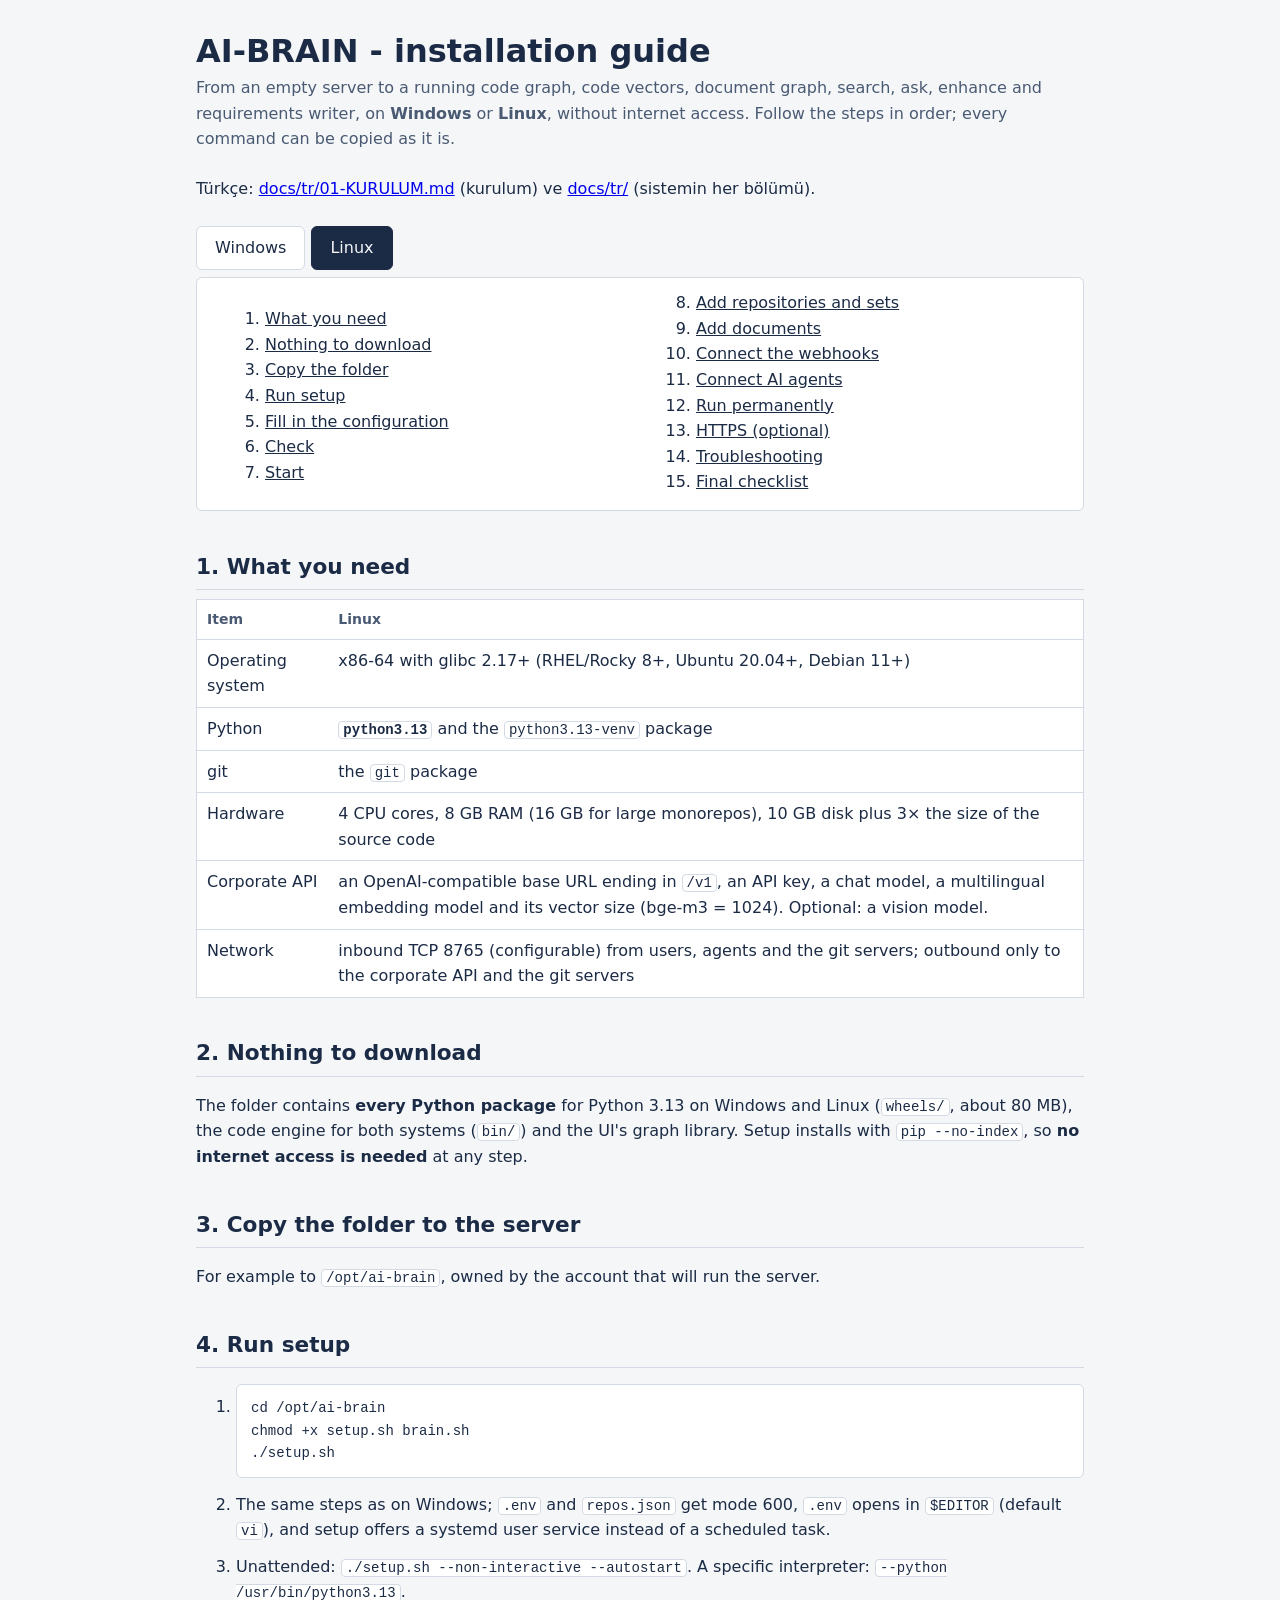
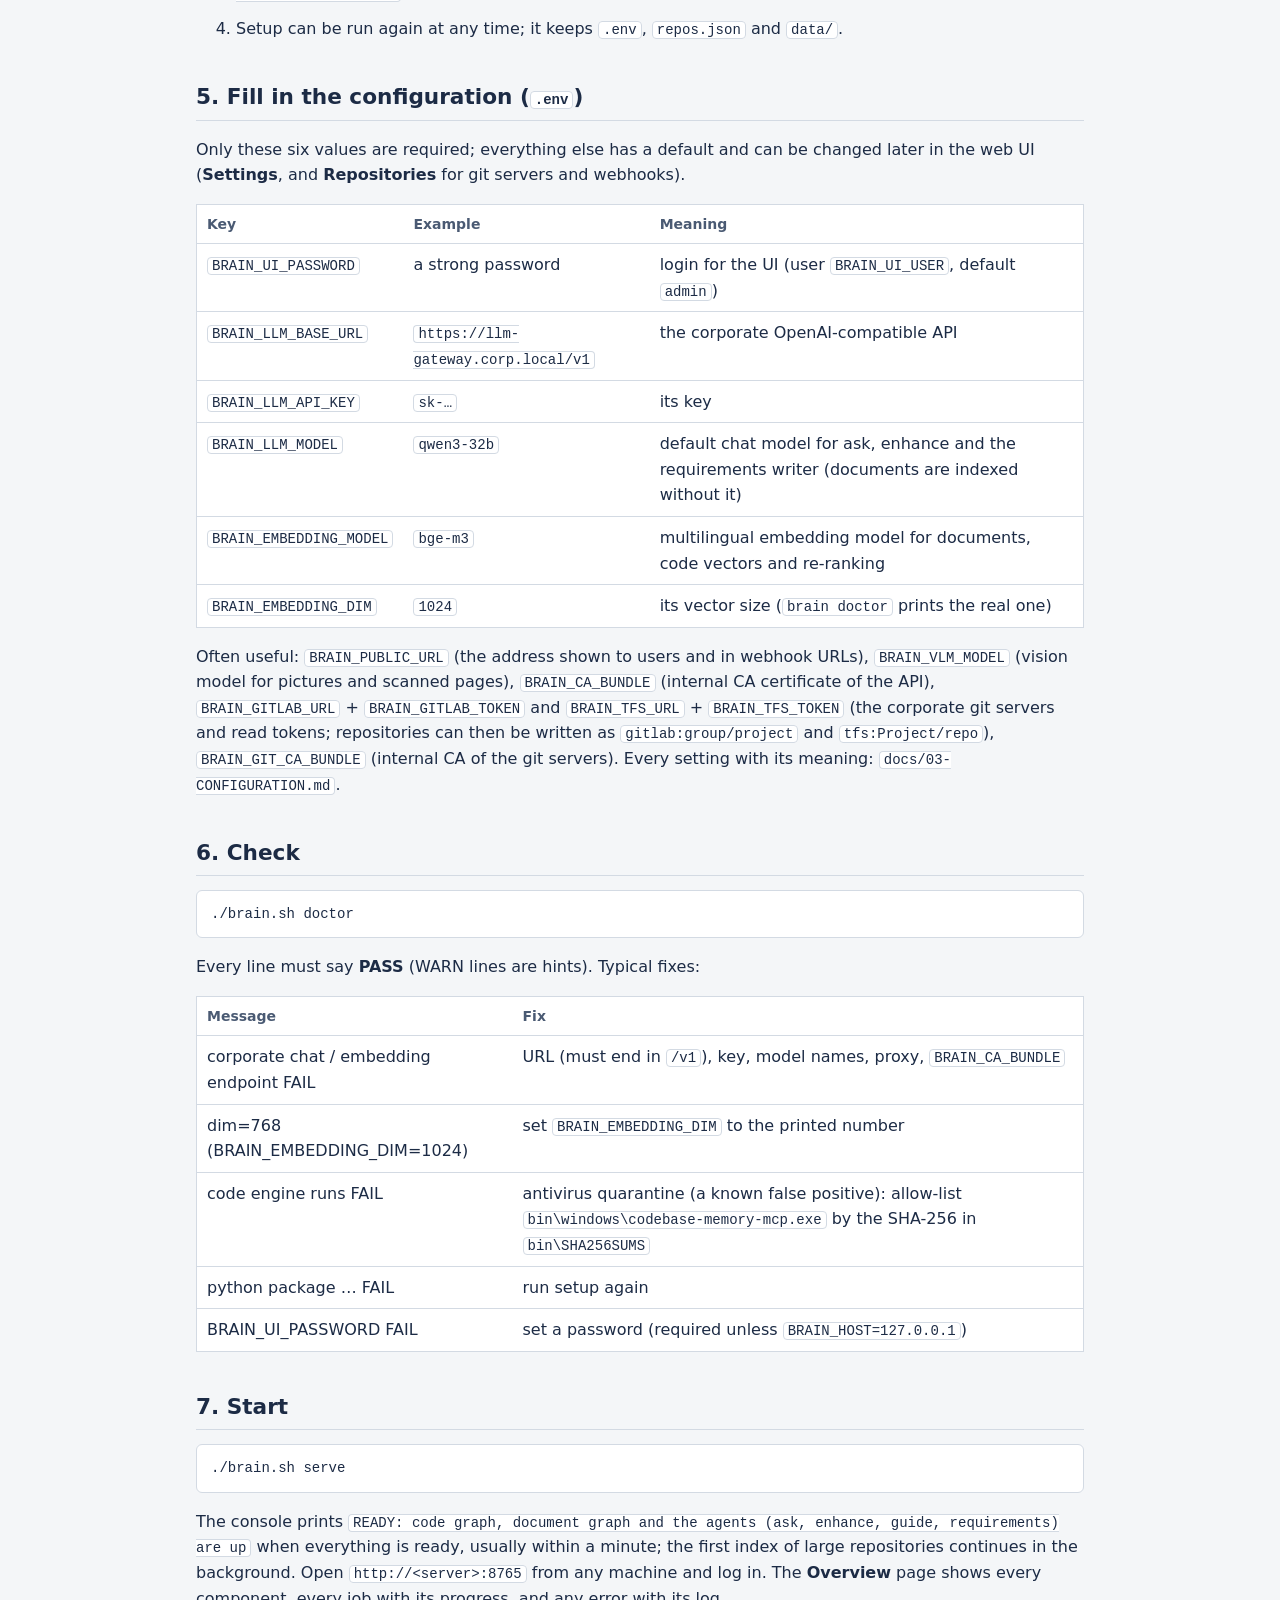
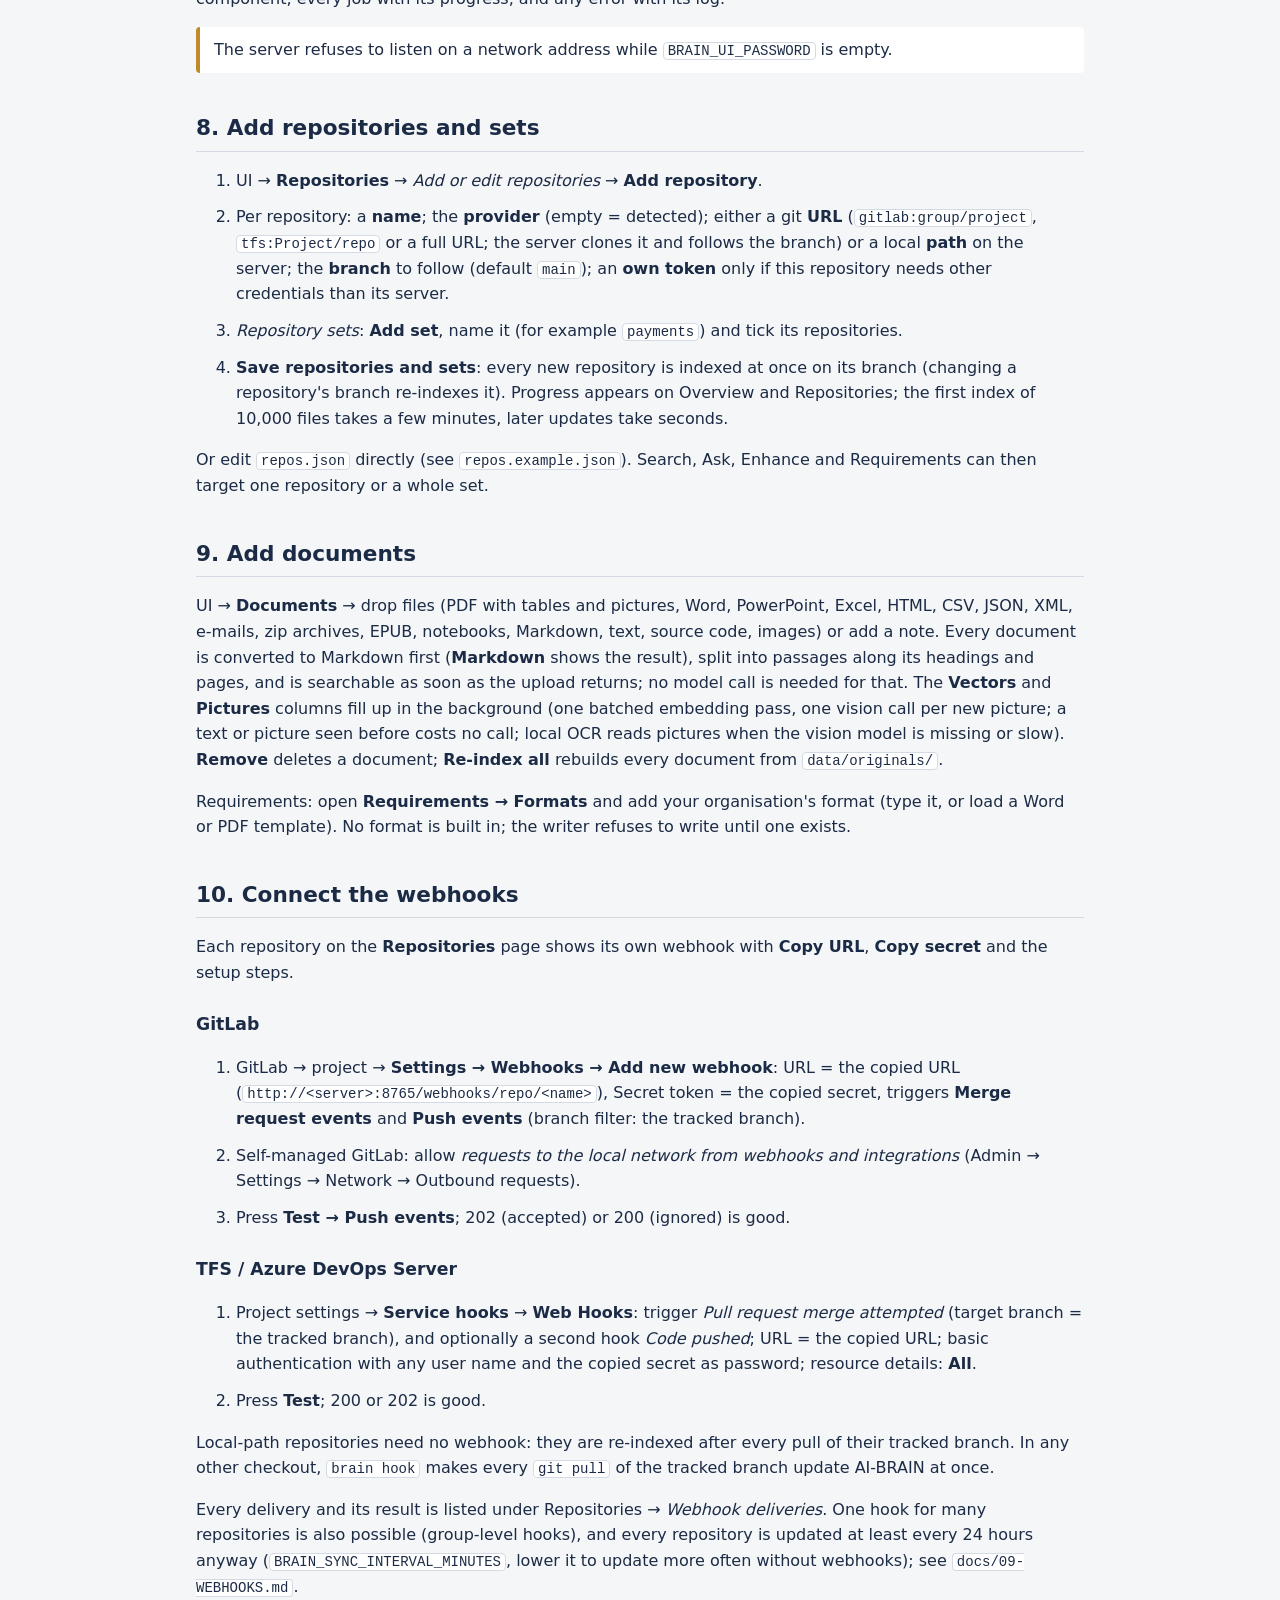
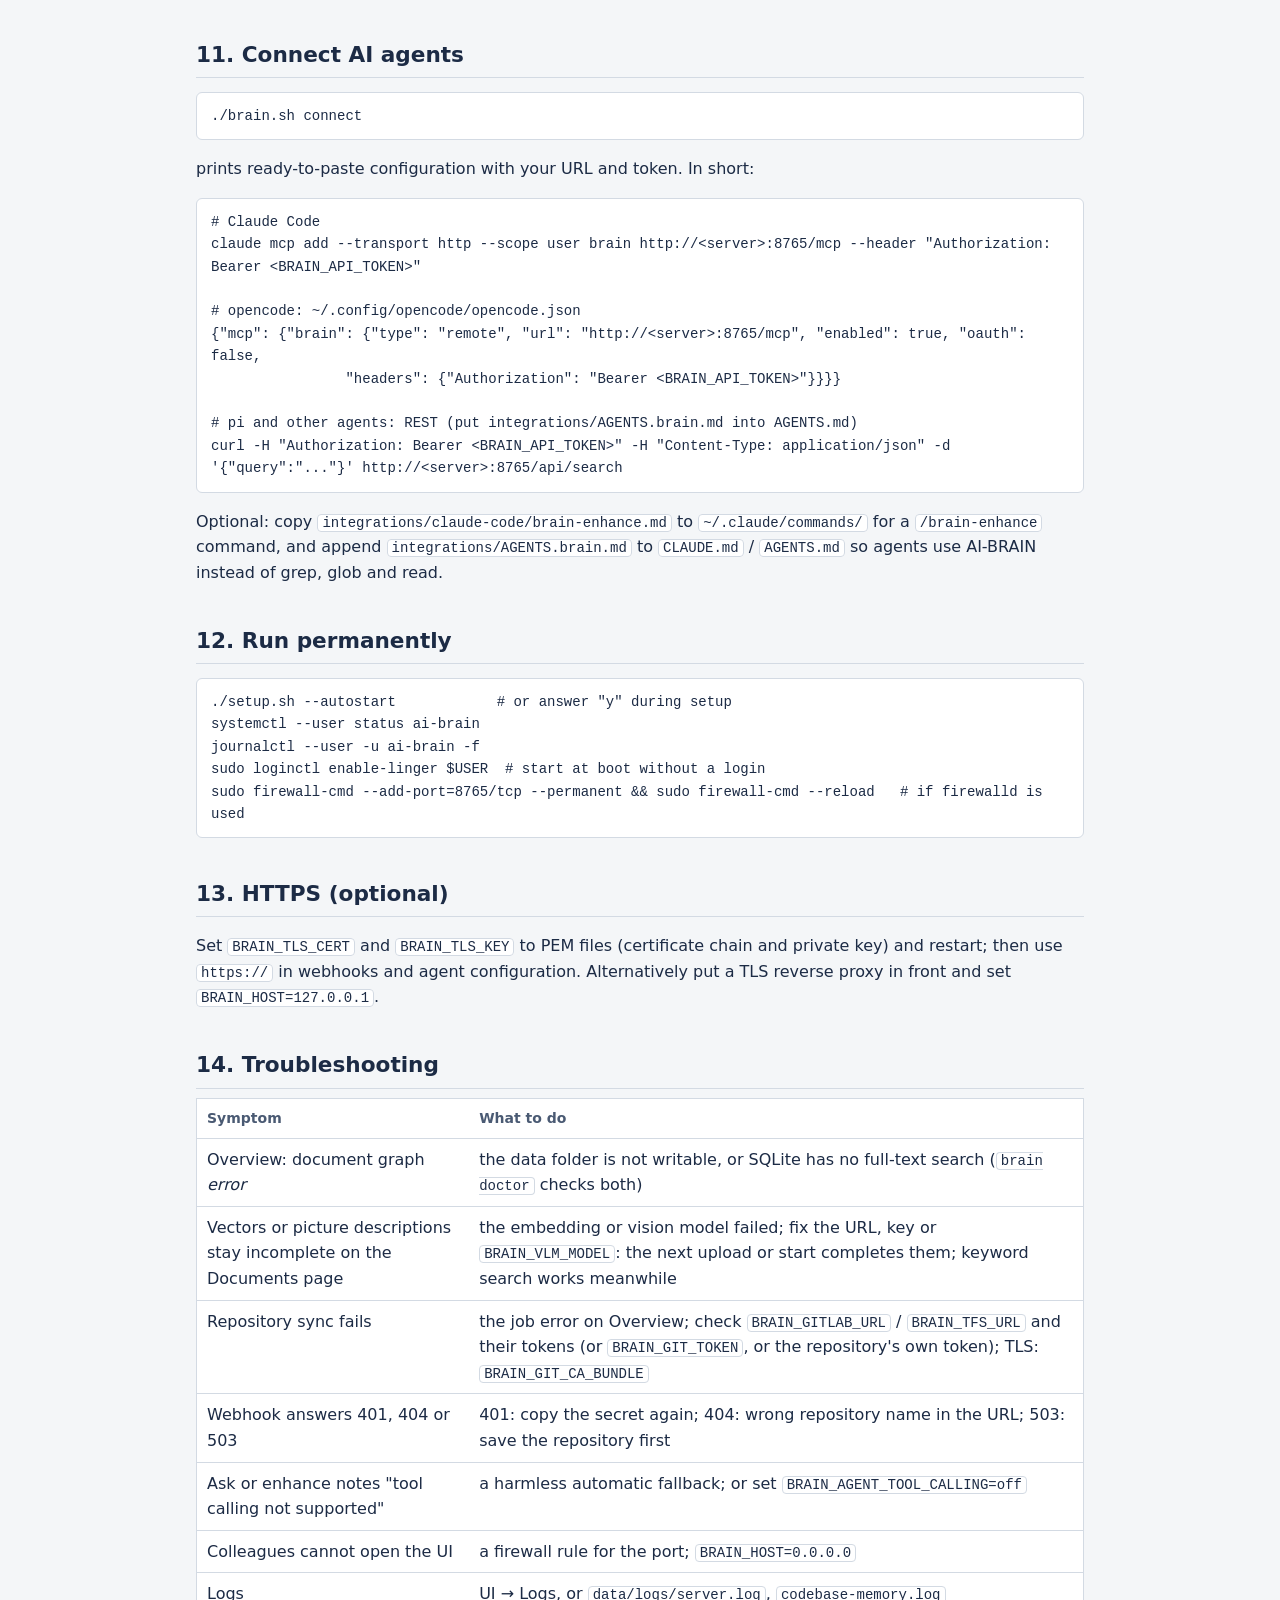
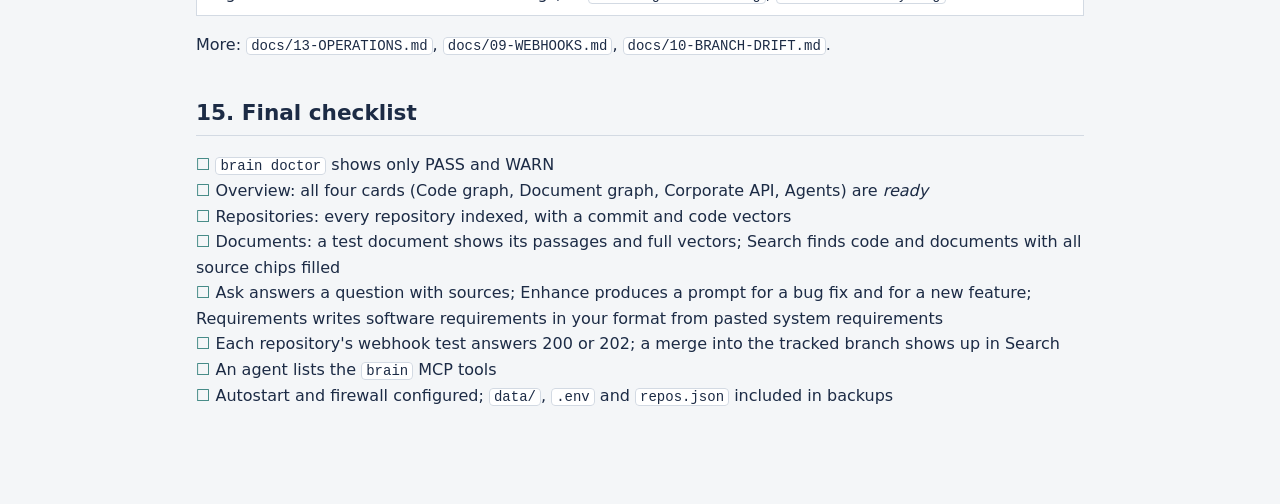
<file: INSTALL.html>
<!doctype html>
<html lang="en">
<head>
<meta charset="utf-8">
<meta name="viewport" content="width=device-width, initial-scale=1">
<title>AI-BRAIN - Installation</title>
<style>
:root{--paper:#F4F6F8;--sheet:#fff;--ink:#1C2B45;--ink-2:#4A5A73;--rule:#D3DAE3;--accent:#2E7D78;--warn:#C08A2B;--bad:#A2493A;
  --sans:"Segoe UI Variable","Segoe UI",system-ui,-apple-system,sans-serif;--mono:"Cascadia Code",Consolas,ui-monospace,monospace}
@media (prefers-color-scheme:dark){:root:not([data-theme="light"]){--paper:#141B26;--sheet:#1B2432;--ink:#E4E9F0;--ink-2:#9AA8BC;--rule:#2C384A}}
*{box-sizing:border-box}
body{margin:0;background:var(--paper);color:var(--ink);font:16px/1.6 var(--sans)}
main{max-width:920px;margin:0 auto;padding:32px 16px 80px}
h1{font-size:2rem;line-height:1.2;margin:0 0 .3rem}
h2{margin:2.4rem 0 .6rem;font-size:1.35rem;border-bottom:1px solid var(--rule);padding-bottom:.3rem}
h3{margin:1.6rem 0 .4rem;font-size:1.08rem}
.lede{color:var(--ink-2);margin:0 0 1.5rem}
code,pre{font-family:var(--mono);font-size:14px}
pre{background:var(--sheet);border:1px solid var(--rule);border-radius:6px;padding:12px 14px;overflow:auto;white-space:pre-wrap;word-break:break-word}
:not(pre)>code{background:var(--sheet);border:1px solid var(--rule);border-radius:4px;padding:0 4px}
table{border-collapse:collapse;width:100%;background:var(--sheet);border:1px solid var(--rule);margin:.6rem 0}
th,td{text-align:left;padding:8px 10px;border-bottom:1px solid var(--rule);vertical-align:top}
th{color:var(--ink-2);font-weight:600;font-size:14px}
.tabs{display:flex;gap:6px;margin:1rem 0 0;position:sticky;top:0;background:var(--paper);padding:8px 0;z-index:2}
.tabs button{font:inherit;padding:8px 18px;border:1px solid var(--rule);background:var(--sheet);color:var(--ink);border-radius:6px;cursor:pointer}
.tabs button.on{background:var(--ink);color:var(--paper);border-color:var(--ink)}
body.os-linux .win,body.os-win .lin{display:none}
.note{border-left:4px solid var(--accent);background:var(--sheet);padding:10px 14px;border-radius:4px;margin:1rem 0}
.note.warn{border-color:var(--warn)} .note.bad{border-color:var(--bad)}
ol.steps>li{margin:.7rem 0}
.toc{columns:2;gap:2rem;background:var(--sheet);border:1px solid var(--rule);border-radius:6px;padding:12px 28px}
.toc a{color:var(--ink)}
.check{list-style:none;padding-left:0} .check li::before{content:"☐ ";color:var(--accent)}
@media (max-width:640px){.toc{columns:1}}
</style>
</head>
<body class="os-win">
<main>
<h1>AI-BRAIN - installation guide</h1>
<p class="lede">From an empty server to a running code graph, code vectors, document graph, search, ask, enhance and
requirements writer, on <b>Windows</b> or <b>Linux</b>, without internet access. Follow the steps in order; every
command can be copied as it is.</p>
<p>Türkçe: <a href="docs/tr/01-KURULUM.md">docs/tr/01-KURULUM.md</a> (kurulum) ve <a href="docs/tr/README.md">docs/tr/</a> (sistemin her bölümü).</p>

<div class="tabs" role="tablist" aria-label="Operating system">
  <button class="on" data-os="win" role="tab" aria-selected="true">Windows</button>
  <button data-os="linux" role="tab" aria-selected="false">Linux</button>
</div>

<nav class="toc" aria-label="Contents"><ol>
<li><a href="#need">What you need</a></li><li><a href="#bundle">Nothing to download</a></li>
<li><a href="#copy">Copy the folder</a></li><li><a href="#setup">Run setup</a></li>
<li><a href="#env">Fill in the configuration</a></li><li><a href="#doctor">Check</a></li>
<li><a href="#start">Start</a></li><li><a href="#repos">Add repositories and sets</a></li>
<li><a href="#docs">Add documents</a></li><li><a href="#hooks">Connect the webhooks</a></li>
<li><a href="#agents">Connect AI agents</a></li><li><a href="#service">Run permanently</a></li>
<li><a href="#https">HTTPS (optional)</a></li><li><a href="#trouble">Troubleshooting</a></li>
<li><a href="#done">Final checklist</a></li></ol></nav>

<h2 id="need">1. What you need</h2>
<table>
<tr><th>Item</th><th class="win">Windows</th><th class="lin">Linux</th></tr>
<tr><td>Operating system</td><td class="win">Windows 10/11 or Windows Server 2019+, 64-bit</td><td class="lin">x86-64 with glibc 2.17+ (RHEL/Rocky 8+, Ubuntu 20.04+, Debian 11+)</td></tr>
<tr><td>Python</td><td class="win"><b>3.13</b> from python.org; tick <i>Add python.exe to PATH</i></td><td class="lin"><b><code>python3.13</code></b> and the <code>python3.13-venv</code> package</td></tr>
<tr><td>git</td><td class="win">Git for Windows</td><td class="lin">the <code>git</code> package</td></tr>
<tr><td>Hardware</td><td colspan="2">4 CPU cores, 8 GB RAM (16 GB for large monorepos), 10 GB disk plus 3× the size of the source code</td></tr>
<tr><td>Corporate API</td><td colspan="2">an OpenAI-compatible base URL ending in <code>/v1</code>, an API key, a chat model, a multilingual embedding model and its vector size (bge-m3 = 1024). Optional: a vision model.</td></tr>
<tr><td>Network</td><td colspan="2">inbound TCP 8765 (configurable) from users, agents and the git servers; outbound only to the corporate API and the git servers</td></tr>
</table>

<h2 id="bundle">2. Nothing to download</h2>
<p>The folder contains <b>every Python package</b> for Python 3.13 on Windows and Linux (<code>wheels/</code>, about 80 MB),
the code engine for both systems (<code>bin/</code>) and the UI's graph
library. Setup installs with <code>pip --no-index</code>, so <b>no internet access is needed</b> at any step.</p>

<h2 id="copy">3. Copy the folder to the server</h2>
<p class="win">For example to <code>D:\AI-BRAIN</code>. Do not use a folder that OneDrive or another sync tool manages.</p>
<p class="lin">For example to <code>/opt/ai-brain</code>, owned by the account that will run the server.</p>

<h2 id="setup">4. Run setup</h2>
<div class="win">
<ol class="steps">
<li>Open PowerShell in the folder (File Explorer → Shift + right-click → <i>Open PowerShell window here</i>).</li>
<li><pre>powershell -ExecutionPolicy Bypass -File .\setup.ps1</pre></li>
<li>Setup, in this order: finds Python 3.13 and warns if git is missing → creates <code>.venv</code> (recreates it if it was
built with another Python) → installs every package from <code>wheels\</code> → checks the SHA-256 of the code engine against
<code>bin\SHA256SUMS</code> and unpacks it → creates <code>.env</code> with a random API token and cookie key and opens it in Notepad
(step 5) → creates an empty <code>repos.json</code> → runs <code>brain doctor</code> → offers a firewall rule and a start-at-logon task.</li>
<li>Unattended: <code>.\setup.ps1 -NonInteractive -Firewall -Autostart</code>. A specific interpreter: <code>-Python C:\Python313\python.exe</code>.</li>
<li>Setup can be run again at any time; it keeps <code>.env</code>, <code>repos.json</code> and <code>data\</code>.</li>
</ol></div>
<div class="lin">
<ol class="steps">
<li><pre>cd /opt/ai-brain
chmod +x setup.sh brain.sh
./setup.sh</pre></li>
<li>The same steps as on Windows; <code>.env</code> and <code>repos.json</code> get mode 600, <code>.env</code> opens in <code>$EDITOR</code>
(default <code>vi</code>), and setup offers a systemd user service instead of a scheduled task.</li>
<li>Unattended: <code>./setup.sh --non-interactive --autostart</code>. A specific interpreter: <code>--python /usr/bin/python3.13</code>.</li>
<li>Setup can be run again at any time; it keeps <code>.env</code>, <code>repos.json</code> and <code>data/</code>.</li>
</ol></div>

<h2 id="env">5. Fill in the configuration (<code>.env</code>)</h2>
<p>Only these six values are required; everything else has a default and can be changed later in the web UI
(<b>Settings</b>, and <b>Repositories</b> for git servers and webhooks).</p>
<table>
<tr><th>Key</th><th>Example</th><th>Meaning</th></tr>
<tr><td><code>BRAIN_UI_PASSWORD</code></td><td>a strong password</td><td>login for the UI (user <code>BRAIN_UI_USER</code>, default <code>admin</code>)</td></tr>
<tr><td><code>BRAIN_LLM_BASE_URL</code></td><td><code>https://llm-gateway.corp.local/v1</code></td><td>the corporate OpenAI-compatible API</td></tr>
<tr><td><code>BRAIN_LLM_API_KEY</code></td><td><code>sk-…</code></td><td>its key</td></tr>
<tr><td><code>BRAIN_LLM_MODEL</code></td><td><code>qwen3-32b</code></td><td>default chat model for ask, enhance and the requirements writer (documents are indexed without it)</td></tr>
<tr><td><code>BRAIN_EMBEDDING_MODEL</code></td><td><code>bge-m3</code></td><td>multilingual embedding model for documents, code vectors and re-ranking</td></tr>
<tr><td><code>BRAIN_EMBEDDING_DIM</code></td><td><code>1024</code></td><td>its vector size (<code>brain doctor</code> prints the real one)</td></tr>
</table>
<p>Often useful: <code>BRAIN_PUBLIC_URL</code> (the address shown to users and in webhook URLs), <code>BRAIN_VLM_MODEL</code> (vision model for
pictures and scanned pages), <code>BRAIN_CA_BUNDLE</code> (internal CA certificate of the API), <code>BRAIN_GITLAB_URL</code> +
<code>BRAIN_GITLAB_TOKEN</code> and <code>BRAIN_TFS_URL</code> + <code>BRAIN_TFS_TOKEN</code> (the corporate git servers and read tokens;
repositories can then be written as <code>gitlab:group/project</code> and <code>tfs:Project/repo</code>), <code>BRAIN_GIT_CA_BUNDLE</code>
(internal CA of the git servers). Every
setting with its meaning: <code>docs/03-CONFIGURATION.md</code>.</p>

<h2 id="doctor">6. Check</h2>
<pre class="win">.\brain.cmd doctor</pre><pre class="lin">./brain.sh doctor</pre>
<p>Every line must say <b>PASS</b> (WARN lines are hints). Typical fixes:</p>
<table>
<tr><th>Message</th><th>Fix</th></tr>
<tr><td>corporate chat / embedding endpoint FAIL</td><td>URL (must end in <code>/v1</code>), key, model names, proxy, <code>BRAIN_CA_BUNDLE</code></td></tr>
<tr><td>dim=768 (BRAIN_EMBEDDING_DIM=1024)</td><td>set <code>BRAIN_EMBEDDING_DIM</code> to the printed number</td></tr>
<tr><td>code engine runs FAIL</td><td>antivirus quarantine (a known false positive): allow-list <code>bin\windows\codebase-memory-mcp.exe</code> by the SHA-256 in <code>bin\SHA256SUMS</code></td></tr>
<tr><td>python package … FAIL</td><td>run setup again</td></tr>
<tr><td>BRAIN_UI_PASSWORD FAIL</td><td>set a password (required unless <code>BRAIN_HOST=127.0.0.1</code>)</td></tr>
</table>

<h2 id="start">7. Start</h2>
<pre class="win">.\brain.cmd serve</pre><pre class="lin">./brain.sh serve</pre>
<p>The console prints <code>READY: code graph, document graph and the agents (ask, enhance, guide, requirements) are up</code> when
everything is ready, usually within a minute; the first index of large repositories continues in the background. Open
<code>http://&lt;server&gt;:8765</code> from any machine and log in. The <b>Overview</b> page shows every component, every job with its
progress, and any error with its log.</p>
<div class="note warn">The server refuses to listen on a network address while <code>BRAIN_UI_PASSWORD</code> is empty.</div>

<h2 id="repos">8. Add repositories and sets</h2>
<ol class="steps">
<li>UI → <b>Repositories</b> → <i>Add or edit repositories</i> → <b>Add repository</b>.</li>
<li>Per repository: a <b>name</b>; the <b>provider</b> (empty = detected); either a git <b>URL</b> (<code>gitlab:group/project</code>,
<code>tfs:Project/repo</code> or a full URL; the server clones it and follows the branch) or a local <b>path</b> on the server; the
<b>branch</b> to follow (default <code>main</code>); an <b>own token</b> only if this repository needs other credentials than its server.</li>
<li><i>Repository sets</i>: <b>Add set</b>, name it (for example <code>payments</code>) and tick its repositories.</li>
<li><b>Save repositories and sets</b>: every new repository is indexed at once on its branch (changing a repository's branch re-indexes it). Progress appears on Overview and Repositories; the first
index of 10,000 files takes a few minutes, later updates take seconds.</li>
</ol>
<p>Or edit <code>repos.json</code> directly (see <code>repos.example.json</code>). Search, Ask, Enhance and Requirements can then target one
repository or a whole set.</p>

<h2 id="docs">9. Add documents</h2>
<p>UI → <b>Documents</b> → drop files (PDF with tables and pictures, Word, PowerPoint, Excel, HTML, CSV, JSON, XML, e-mails,
zip archives, EPUB, notebooks, Markdown, text, source code, images) or add a note. Every document is converted to
Markdown first (<b>Markdown</b> shows the result), split into passages along its headings and pages, and is searchable
as soon as the upload returns; no model call is needed for that. The <b>Vectors</b> and <b>Pictures</b> columns fill up
in the background (one batched embedding pass, one vision call per new picture; a text or picture seen before costs
no call; local OCR reads pictures when the vision model is missing or slow). <b>Remove</b> deletes a document;
<b>Re-index all</b> rebuilds every document from <code>data/originals/</code>.</p>
<p>Requirements: open <b>Requirements → Formats</b> and add your organisation's format (type it, or load a Word or PDF
template). No format is built in; the writer refuses to write until one exists.</p>

<h2 id="hooks">10. Connect the webhooks</h2>
<p>Each repository on the <b>Repositories</b> page shows its own webhook with <b>Copy URL</b>, <b>Copy secret</b> and the setup steps.</p>
<h3>GitLab</h3>
<ol class="steps">
<li>GitLab → project → <b>Settings → Webhooks → Add new webhook</b>: URL = the copied URL
(<code>http://&lt;server&gt;:8765/webhooks/repo/&lt;name&gt;</code>), Secret token = the copied secret, triggers <b>Merge request events</b>
and <b>Push events</b> (branch filter: the tracked branch).</li>
<li>Self-managed GitLab: allow <i>requests to the local network from webhooks and integrations</i> (Admin → Settings → Network →
Outbound requests).</li>
<li>Press <b>Test → Push events</b>; 202 (accepted) or 200 (ignored) is good.</li>
</ol>
<h3>TFS / Azure DevOps Server</h3>
<ol class="steps">
<li>Project settings → <b>Service hooks</b> → <b>Web Hooks</b>: trigger <i>Pull request merge attempted</i> (target branch = the tracked
branch), and optionally a second hook <i>Code pushed</i>; URL = the copied URL; basic authentication with any user name and the copied
secret as password; resource details: <b>All</b>.</li>
<li>Press <b>Test</b>; 200 or 202 is good.</li>
</ol>
<p>Local-path repositories need no webhook: they are re-indexed after every pull of their tracked branch. In any other
checkout, <code>brain hook</code> makes every <code>git pull</code> of the tracked branch update AI-BRAIN at once.</p>
<p>Every delivery and its result is listed under Repositories → <i>Webhook deliveries</i>. One hook for many repositories is also
possible (group-level hooks), and every repository is updated at least every 24 hours anyway (<code>BRAIN_SYNC_INTERVAL_MINUTES</code>, lower it to update
more often without webhooks); see
<code>docs/09-WEBHOOKS.md</code>.</p>

<h2 id="agents">11. Connect AI agents</h2>
<pre class="win">.\brain.cmd connect</pre><pre class="lin">./brain.sh connect</pre>
<p>prints ready-to-paste configuration with your URL and token. In short:</p>
<pre># Claude Code
claude mcp add --transport http --scope user brain http://&lt;server&gt;:8765/mcp --header "Authorization: Bearer &lt;BRAIN_API_TOKEN&gt;"

# opencode: ~/.config/opencode/opencode.json
{"mcp": {"brain": {"type": "remote", "url": "http://&lt;server&gt;:8765/mcp", "enabled": true, "oauth": false,
                "headers": {"Authorization": "Bearer &lt;BRAIN_API_TOKEN&gt;"}}}}

# pi and other agents: REST (put integrations/AGENTS.brain.md into AGENTS.md)
curl -H "Authorization: Bearer &lt;BRAIN_API_TOKEN&gt;" -H "Content-Type: application/json" -d '{"query":"..."}' http://&lt;server&gt;:8765/api/search</pre>
<p>Optional: copy <code>integrations/claude-code/brain-enhance.md</code> to <code>~/.claude/commands/</code> for a <code>/brain-enhance</code> command, and
append <code>integrations/AGENTS.brain.md</code> to <code>CLAUDE.md</code> / <code>AGENTS.md</code> so agents use AI-BRAIN instead of grep, glob and read.</p>

<h2 id="service">12. Run permanently</h2>
<div class="win">
<p>Setup's <i>Autostart</i> creates the scheduled task <code>AI-BRAIN</code> (at logon). For a Windows service that runs without anyone
logged on, use a service wrapper such as NSSM from your software repository:</p>
<pre>nssm install AI-BRAIN "D:\AI-BRAIN\.venv\Scripts\python.exe" "D:\AI-BRAIN\brain.py" serve
nssm set AI-BRAIN AppDirectory D:\AI-BRAIN
nssm start AI-BRAIN</pre>
<p>Firewall, if setup did not add it: <code>New-NetFirewallRule -DisplayName "AI-BRAIN" -Direction Inbound -LocalPort 8765 -Protocol TCP -Action Allow</code></p>
</div>
<div class="lin">
<pre>./setup.sh --autostart            # or answer "y" during setup
systemctl --user status ai-brain
journalctl --user -u ai-brain -f
sudo loginctl enable-linger $USER  # start at boot without a login
sudo firewall-cmd --add-port=8765/tcp --permanent &amp;&amp; sudo firewall-cmd --reload   # if firewalld is used</pre>
</div>

<h2 id="https">13. HTTPS (optional)</h2>
<p>Set <code>BRAIN_TLS_CERT</code> and <code>BRAIN_TLS_KEY</code> to PEM files (certificate chain and private key) and restart; then use
<code>https://</code> in webhooks and agent configuration. Alternatively put a TLS reverse proxy in front and set <code>BRAIN_HOST=127.0.0.1</code>.</p>

<h2 id="trouble">14. Troubleshooting</h2>
<table>
<tr><th>Symptom</th><th>What to do</th></tr>
<tr><td>Overview: document graph <i>error</i></td><td>the data folder is not writable, or SQLite has no full-text search (<code>brain doctor</code> checks both)</td></tr>
<tr><td>Vectors or picture descriptions stay incomplete on the Documents page</td><td>the embedding or vision model failed; fix the URL, key or <code>BRAIN_VLM_MODEL</code>: the next upload or start completes them; keyword search works meanwhile</td></tr>
<tr><td>Repository sync fails</td><td>the job error on Overview; check <code>BRAIN_GITLAB_URL</code> / <code>BRAIN_TFS_URL</code> and their tokens (or <code>BRAIN_GIT_TOKEN</code>, or the repository's own token); TLS: <code>BRAIN_GIT_CA_BUNDLE</code></td></tr>
<tr><td>Webhook answers 401, 404 or 503</td><td>401: copy the secret again; 404: wrong repository name in the URL; 503: save the repository first</td></tr>
<tr><td>Ask or enhance notes "tool calling not supported"</td><td>a harmless automatic fallback; or set <code>BRAIN_AGENT_TOOL_CALLING=off</code></td></tr>
<tr><td>Colleagues cannot open the UI</td><td>a firewall rule for the port; <code>BRAIN_HOST=0.0.0.0</code></td></tr>
<tr><td>Logs</td><td>UI → Logs, or <code>data/logs/server.log</code>, <code>codebase-memory.log</code></td></tr>
</table>
<p>More: <code>docs/13-OPERATIONS.md</code>, <code>docs/09-WEBHOOKS.md</code>, <code>docs/10-BRANCH-DRIFT.md</code>.</p>

<h2 id="done">15. Final checklist</h2>
<ul class="check">
<li><code>brain doctor</code> shows only PASS and WARN</li>
<li>Overview: all four cards (Code graph, Document graph, Corporate API, Agents) are <i>ready</i></li>
<li>Repositories: every repository indexed, with a commit and code vectors</li>
<li>Documents: a test document shows its passages and full vectors; Search finds code and documents with all source chips filled</li>
<li>Ask answers a question with sources; Enhance produces a prompt for a bug fix and for a new feature; Requirements writes software requirements in your format from pasted system requirements</li>
<li>Each repository's webhook test answers 200 or 202; a merge into the tracked branch shows up in Search</li>
<li>An agent lists the <code>brain</code> MCP tools</li>
<li>Autostart and firewall configured; <code>data/</code>, <code>.env</code> and <code>repos.json</code> included in backups</li>
</ul>
</main>
<script>
document.querySelectorAll(".tabs button").forEach((b) => b.addEventListener("click", () => {
  document.querySelectorAll(".tabs button").forEach((x) => { x.classList.toggle("on", x === b); x.setAttribute("aria-selected", x === b) })
  document.body.className = "os-" + b.dataset.os
}))
if (/Linux|X11/.test(navigator.userAgent) && !/Android/.test(navigator.userAgent)) document.querySelector('[data-os="linux"]').click()
</script>
</body>
</html>
</file>
